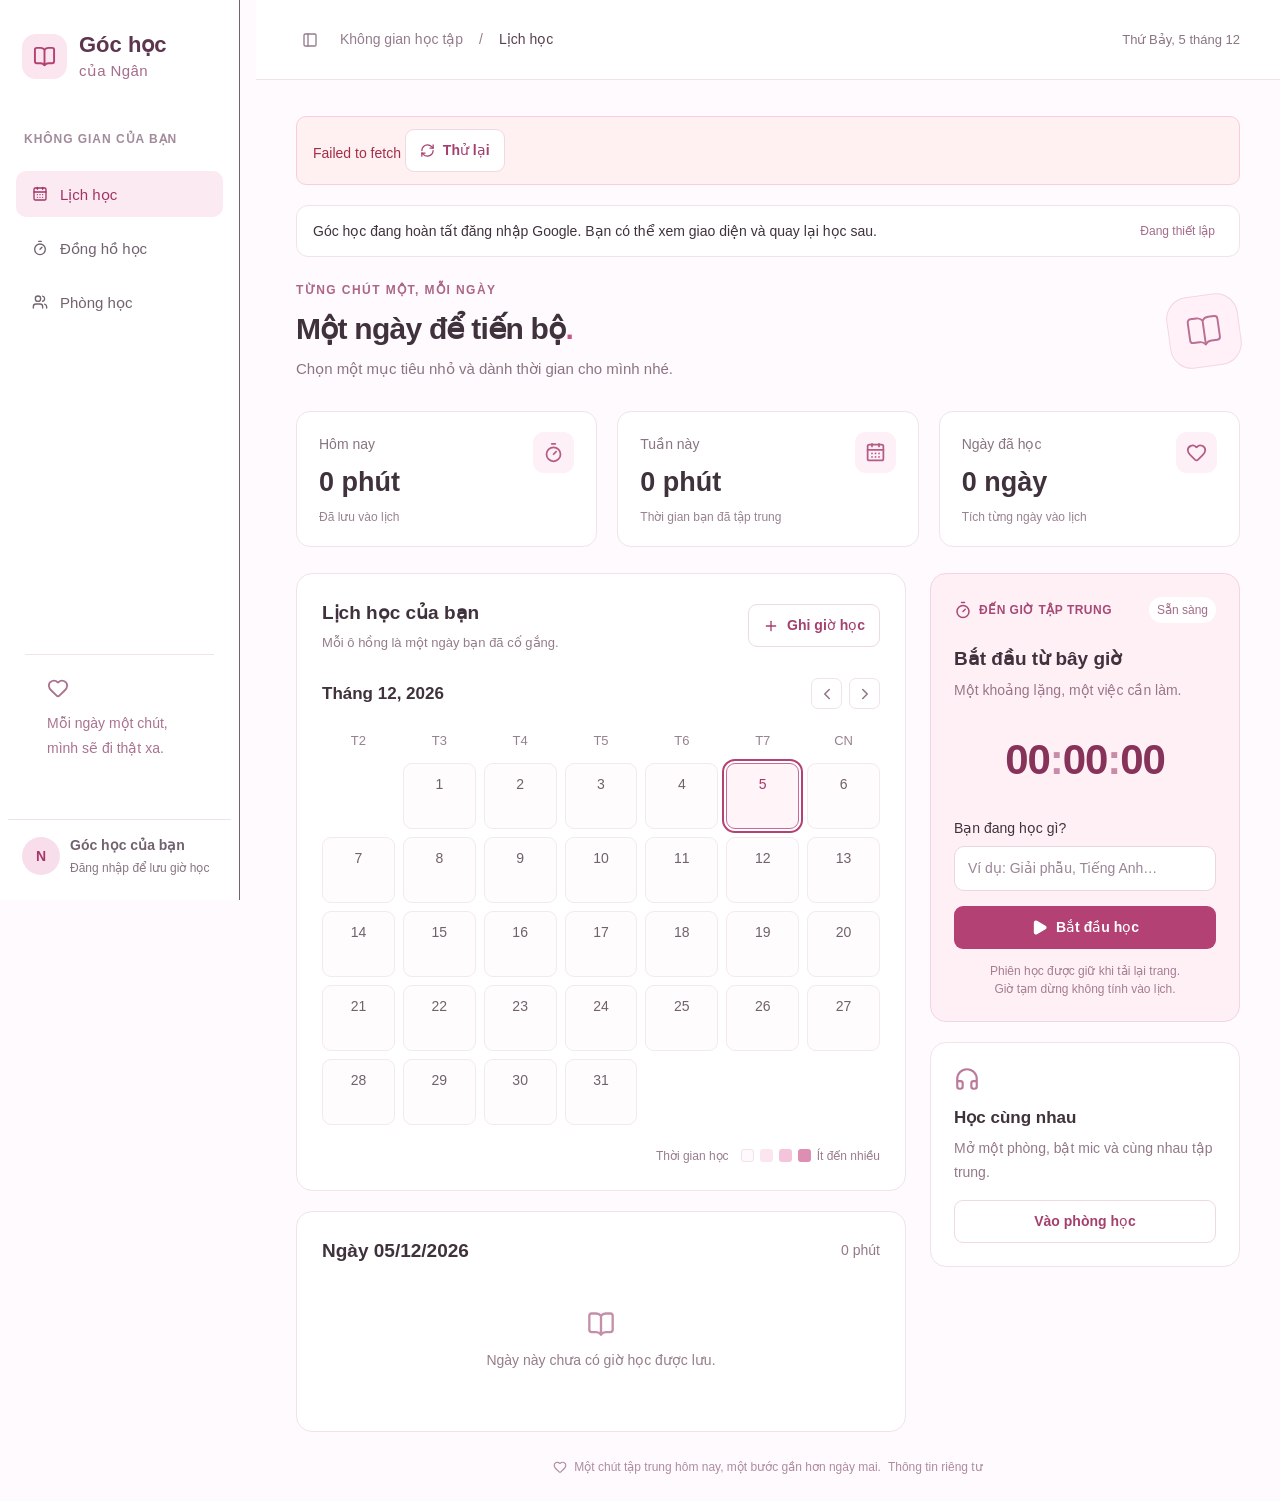
<file: index.html>
<!doctype html>
<html lang="vi"><head><meta charset="UTF-8"/><meta name="viewport" content="width=device-width,initial-scale=1"/><meta name="description" content="Góc học của Ngân: lưu lịch học, đồng hồ tập trung và phòng học cùng bạn bè."/><meta name="referrer" content="no-referrer"/><meta http-equiv="Content-Security-Policy" content="default-src 'self'; upgrade-insecure-requests; script-src 'self'; style-src 'self' 'unsafe-inline'; img-src 'self' data:; connect-src 'self' https://thuyngan.nhhoang1308.chatgpt.site https://*.livekit.cloud wss://*.livekit.cloud; media-src 'self' blob:; object-src 'none'; base-uri 'none'; form-action https://thuyngan.nhhoang1308.chatgpt.site"/><title>Góc học của Ngân</title><link rel="icon" href="/favicon.svg"/>  <script type="module" crossorigin src="/assets/index-UIAk8i8d.js"></script>
  <link rel="stylesheet" crossorigin href="/assets/index-Dp5WV-fA.css">
</head><body><div id="root"></div></body></html>
</file>
